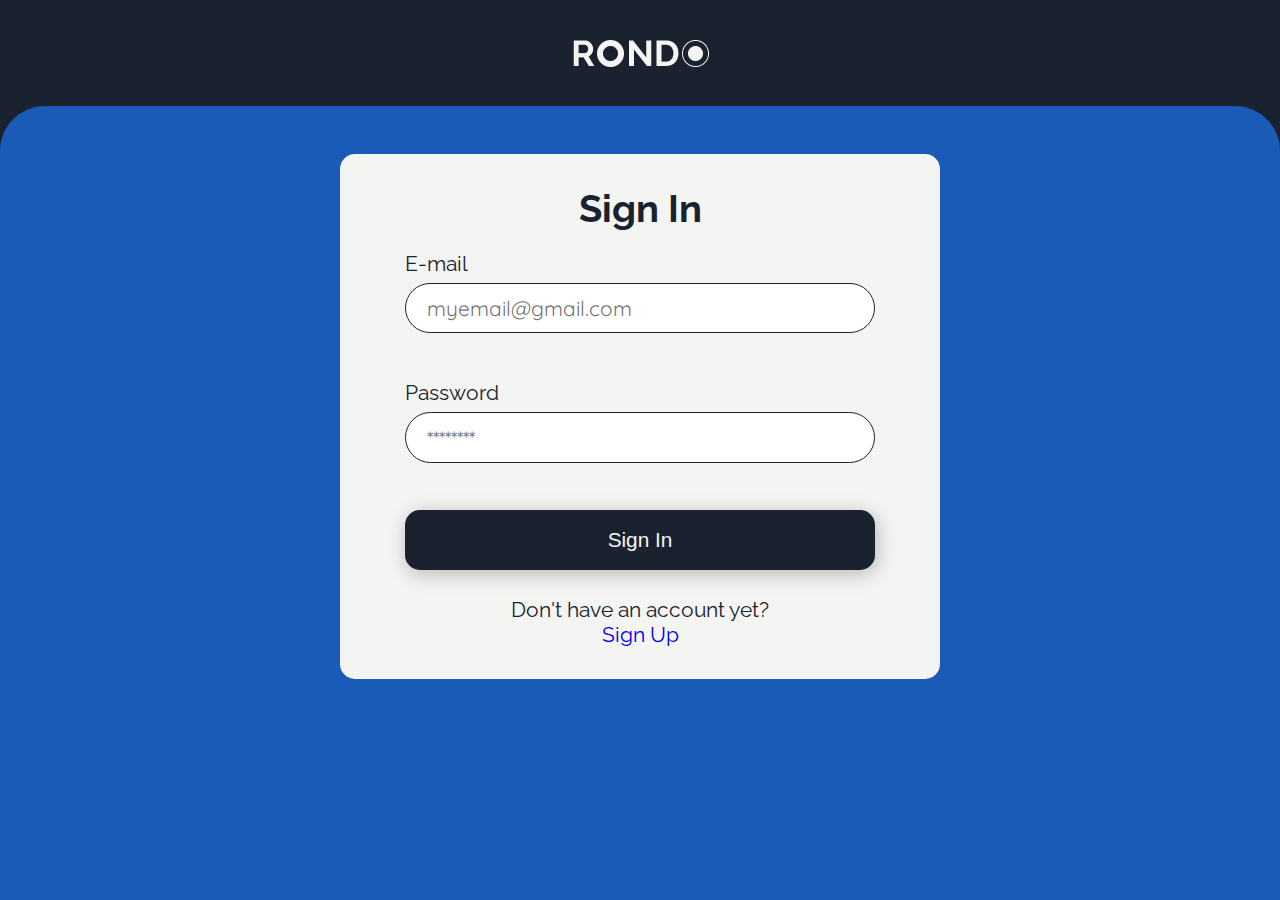
<file: index.html>
<!DOCTYPE html>
<html lang="en">
  <head>
    <meta charset="UTF-8" />
    <meta http-equiv="X-UA-Compatible" content="IE=edge" />
    <meta name="viewport" content="width=device-width, initial-scale=1.0" />

    <link
      rel="icon"
      type="image/png"
      sizes="32x32"
      href="/assets/favicon-32.png"
    />

    <link rel="stylesheet" href="/style.css" />

    <title>RONDO | Sign In</title>
  </head>
  <body>
    <header>
      <img class="logo" src="/assets/logo.png" alt="rondo logo" />
    </header>

    <section class="user-form">
      <div>
        <span>Sign In</span>

        <form id="form" action="#">
          <div class="form-email">
            <label for="email">E-mail</label>
            <input
              id="email"
              type="email"
              name="email"
              placeholder="myemail@gmail.com"
            />
            <p id="display-email" class="display-text error"></p>
          </div>

          <div class="form-password">
            <label for="password">Password</label>
            <input
              id="password"
              type="password"
              name="password"
              placeholder="********"
            />
            <p id="display-password" class="display-text error"></p>
          </div>

          <div class="form-button">
            <button type="submit">Sign In</button>
            <p id="display-signin" class="display-text text-center error"></p>
          </div>
        </form>

        <div class="text-center">
          <p>Don't have an account yet?</p>
          <a href="/signup/index.html">Sign Up</a>
        </div>
      </div>
    </section>

    <script defer type="module" src="/app.js"></script>
  </body>
</html>
</file>
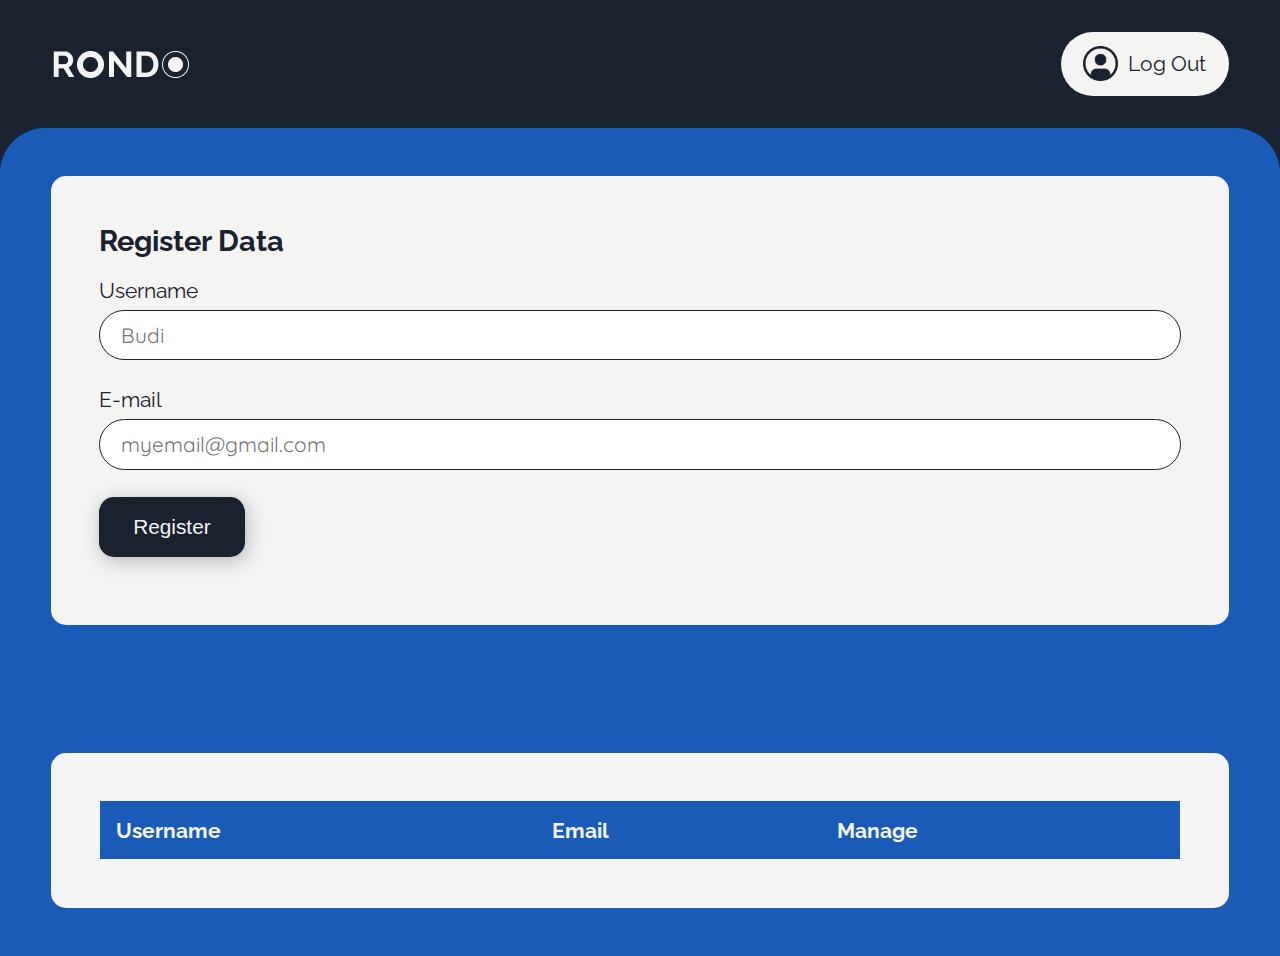
<file: dashboard/index.html>
<!DOCTYPE html>
<html lang="en">
  <head>
    <meta charset="UTF-8" />
    <meta http-equiv="X-UA-Compatible" content="IE=edge" />
    <meta name="viewport" content="width=device-width, initial-scale=1.0" />

    <link
      rel="icon"
      type="image/png"
      sizes="32x32"
      href="/assets/favicon-32.png"
    />

    <link rel="stylesheet" href="/style.css" />

    <title>RONDO | Dashboard</title>
  </head>
  <body>
    <header class="homepage-header">
      <img class="logo" src="/assets/logo.png" alt="rondo logo" />
      <p id="header-welcome" class="text-center"></p>
      <a id="user-logout" href="/index.html">
        <img src="/assets/icon-account.png" alt="icon log out">
        <p>Log Out</p>
      </a>
    </header>

    <section class="homepage-register">
      <div>
        <span>Register Data</span>

        <form id="form" class="register-form" action="#">
          <div class="form-username">
            <label for="username">Username</label>
            <input
              id="username"
              type="text"
              name="username"
              placeholder="Budi"
            />
            <p id="display-username" class="display-text error"></p>
          </div>

          <div class="form-email">
            <label for="email">E-mail</label>
            <input
              id="email"
              type="email"
              name="email"
              placeholder="myemail@gmail.com"
            />
            <p id="display-email" class="display-text error"></p>
          </div>

          <div class="form-button">
            <button type="submit">Register</button>
          </div>
        </form>

        <div>
          <p id="display-register" class=""></p>
        </div>
      </div>
    </section>

    <section class="homepage-table">
      <div>
        <table>
          <thead>
            <tr>
              <th>Username</th>
              <th>Email</th>
              <th>Manage</th>
            </tr>
          </thead>
          <tbody></tbody>
        </table>
      </div>
    </section>

    <script defer type="module" src="/dashboard/dashboard.js"></script>
  </body>
</html>
</file>
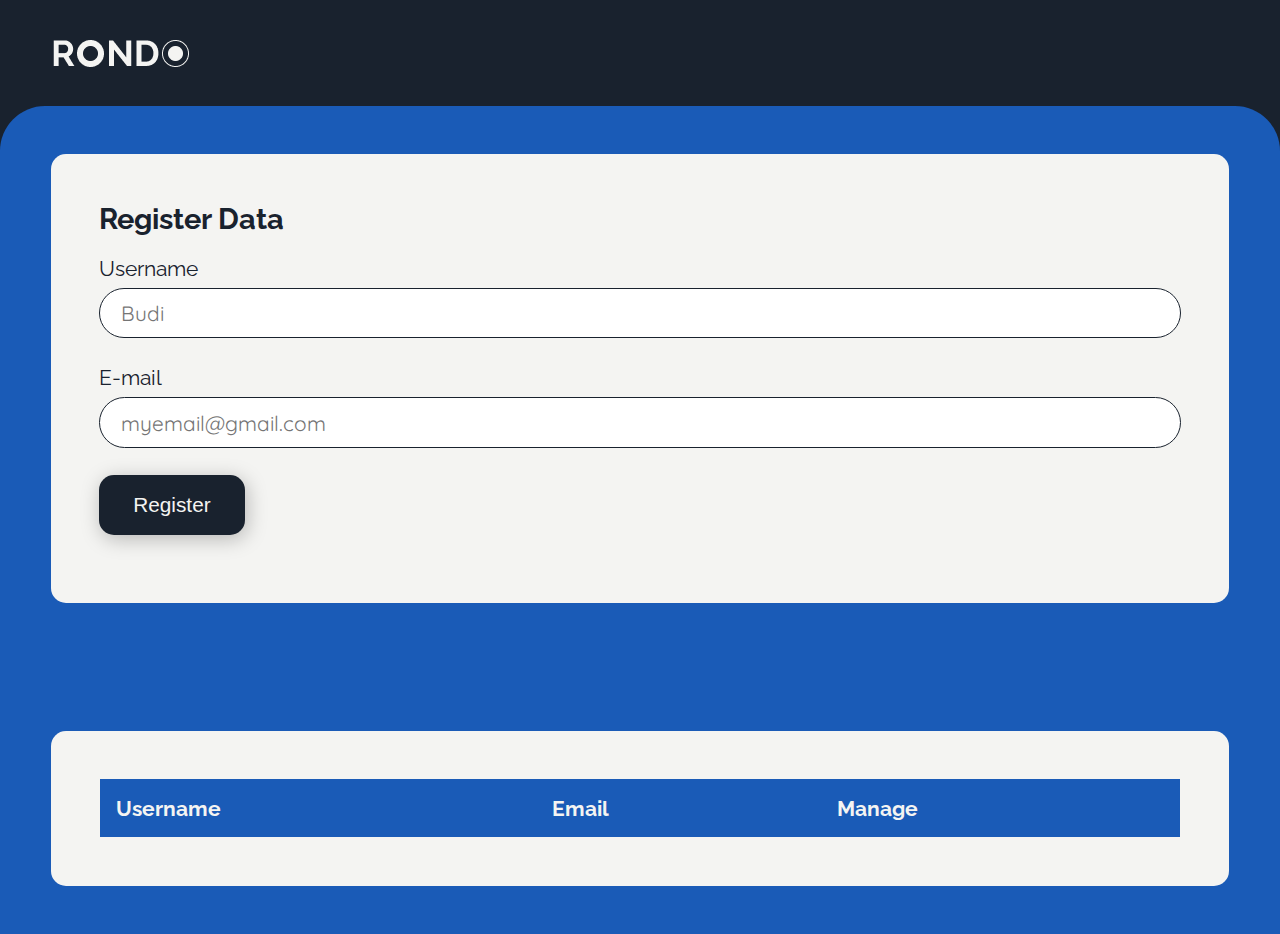
<file: homepage/index.html>
<!DOCTYPE html>
<html lang="en">
  <head>
    <meta charset="UTF-8" />
    <meta http-equiv="X-UA-Compatible" content="IE=edge" />
    <meta name="viewport" content="width=device-width, initial-scale=1.0" />

    <link
      rel="icon"
      type="image/png"
      sizes="32x32"
      href="/assets/favicon-32.png"
    />

    <link rel="stylesheet" href="/style.css" />

    <title>RONDO | Homepage</title>
  </head>
  <body>
    <header class="homepage-header">
      <img class="logo" src="/assets/logo.png" alt="rondo logo" />
      <p id="header-welcome"></p>
    </header>

    <section class="homepage-register">
      <div>
        <span>Register Data</span>

        <form id="form" class="register-form" action="#">
          <div class="form-username">
            <label for="username">Username</label>
            <input
              id="username"
              type="text"
              name="username"
              placeholder="Budi"
            />
            <p id="display-username" class="display-text error"></p>
          </div>

          <div class="form-email">
            <label for="email">E-mail</label>
            <input
              id="email"
              type="email"
              name="email"
              placeholder="myemail@gmail.com"
            />
            <p id="display-email" class="display-text error"></p>
          </div>

          <div class="form-button">
            <button type="submit">Register</button>
          </div>
        </form>

        <div>
          <p id="display-register" class=""></p>
        </div>
      </div>
    </section>

    <section class="homepage-table">
      <div>
        <table>
          <thead>
            <tr>
              <th>Username</th>
              <th>Email</th>
              <th>Manage</th>
            </tr>
          </thead>
          <tbody></tbody>
        </table>
      </div>
    </section>

    <script defer type="module" src="/homepage/homepage.js"></script>
  </body>
</html>
</file>
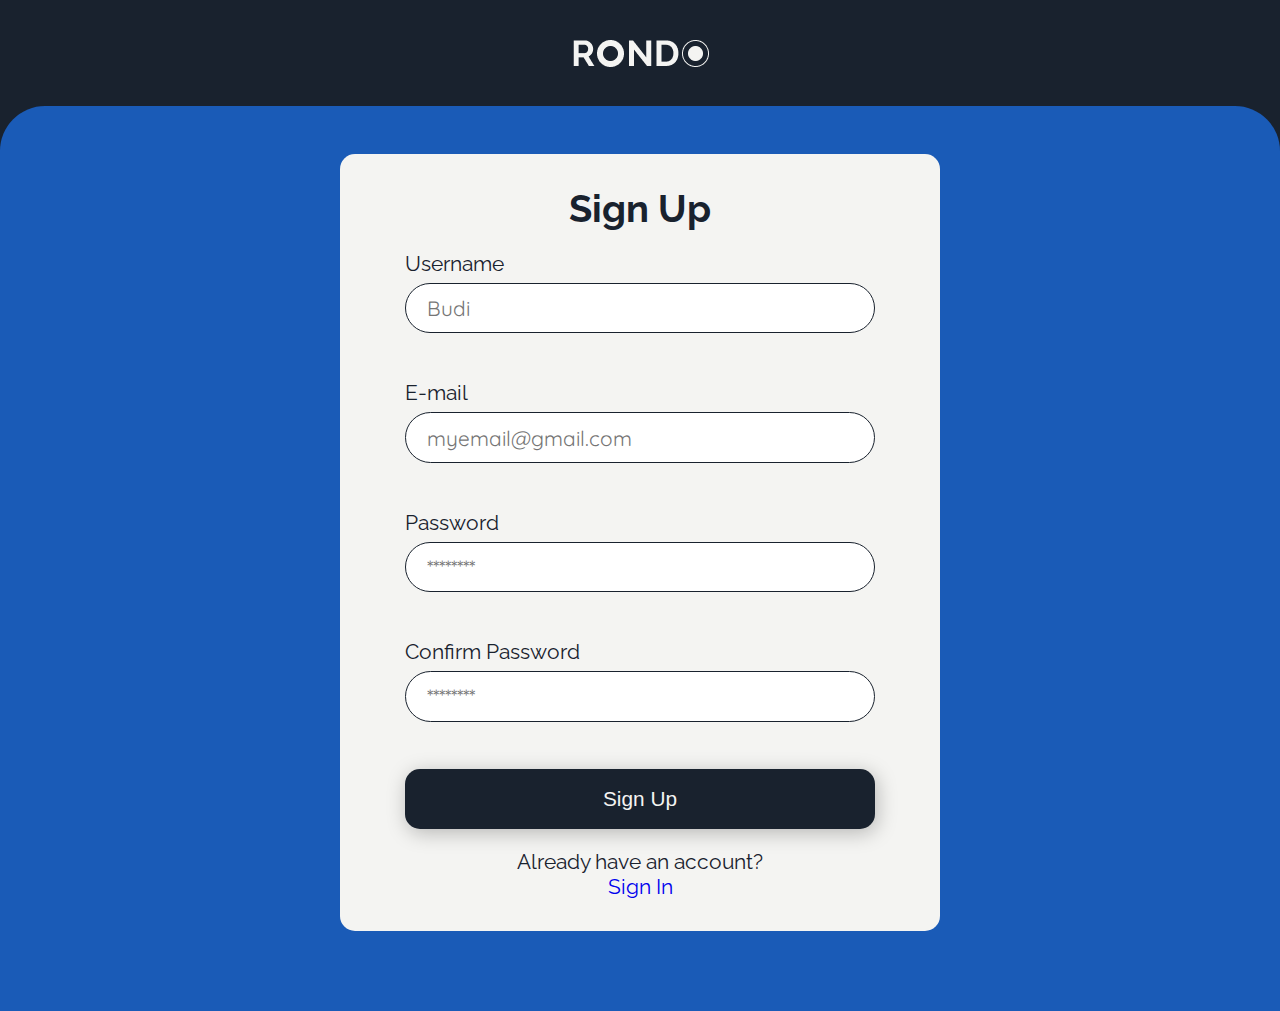
<file: signup/index.html>
<!DOCTYPE html>
<html lang="en">
  <head>
    <meta charset="UTF-8" />
    <meta http-equiv="X-UA-Compatible" content="IE=edge" />
    <meta name="viewport" content="width=device-width, initial-scale=1.0" />

    <link
      rel="icon"
      type="image/png"
      sizes="32x32"
      href="/assets/favicon-32.png"
    />

    <link rel="stylesheet" href="/style.css" />

    <title>RONDO | Sign Up</title>
  </head>
  <body>
    <header>
      <img class="logo" src="/assets/logo.png" alt="rondo logo" />
    </header>

    <section class="user-form">
      <div>
        <span>Sign Up</span>

        <form id="form" action="#">
          <div class="form-username">
            <label for="username">Username</label>
            <input
              id="username"
              type="text"
              name="username"
              placeholder="Budi"
            />
            <p id="display-username" class="display-text error"></p>
          </div>

          <div class="form-email">
            <label for="email">E-mail</label>
            <input
              id="email"
              type="email"
              name="email"
              placeholder="myemail@gmail.com"
            />
            <p id="display-email" class="display-text error"></p>
          </div>

          <div class="form-password">
            <label for="password">Password</label>
            <input
              id="password"
              type="password"
              name="password"
              placeholder="********"
            />
            <p id="display-password" class="display-text error"></p>
          </div>

          <div class="form-password">
            <label for="confirmPassword">Confirm Password</label>
            <input
              id="confirmPassword"
              type="password"
              name="confirmPassword"
              placeholder="********"
            />
            <p id="display-confirmPassword" class="display-text error"></p>
          </div>

          <div class="form-button">
            <button type="submit">Sign Up</button>
          </div>
        </form>

        <div class="text-center">
          <p>Already have an account?</p>
          <a href="/index.html">Sign In</a>
        </div>
      </div>
    </section>

    <script defer type="module" src="/signup/signup.js"></script>
  </body>
</html>
</file>
<file: style.css>
/* 
  -----------------------------------------------------------------------------
    GLOBAL
  -----------------------------------------------------------------------------
*/
@import url("https://fonts.googleapis.com/css2?family=Quicksand&family=Raleway:wght@400;700&display=swap");

:root {
  --global-leftright-padding: 4%;

  --font-size-xl: 2.4rem;
  --font-size-l: 1.8rem;
  --font-size-m: 1.3rem;

  --font-weight-medium: 400;
  --font-weight-bold: 700;

  --color-white: #f4f4f2;
  --color-blue: #1a5bb7;
  --color-very-dark-blue: #19222e;
}

html {
  box-sizing: border-box;
}

*,
*:before,
*:after {
  margin: 0;
  box-sizing: inherit;
}

body {
  font-family: "Raleway", "Segoe UI", sans-serif;
  overflow-x: hidden;
  background-color: var(--color-blue);
}

/* 
  -----------------------------------------------------------------------------
    HEADER
  -----------------------------------------------------------------------------
*/
header {
  padding: 5rem var(--global-leftright-padding);
  padding-top: 2rem;
  display: flex;
  align-items: center;
  justify-content: center;
  width: 100%;
  color: var(--color-white);
  background-color: var(--color-very-dark-blue);
}

/* 
  -----------------------------------------------------------------------------
    FORM
  -----------------------------------------------------------------------------
*/
.user-form {
  padding: 3rem var(--global-leftright-padding);
  padding-bottom: 5rem;
  margin-top: -3rem;
  display: flex;
  flex-direction: column;
  align-items: center;
  gap: 8px;
  font-size: var(--font-size-m);
  border-radius: 45px 45px 0px 0px;
  background: var(--color-blue);
  color: var(--color-very-dark-blue);
}

.user-form > div {
  width: clamp(350px, 50vw, 600px);
  padding: 2rem 4rem;
  display: flex;
  flex-direction: column;
  align-items: center;
  gap: 20px;
  border-radius: 15px;
  background-color: var(--color-white);
}

.user-form > div > span {
  font-weight: var(--font-weight-bold);
  font-size: var(--font-size-xl);
}

.user-form form {
  display: flex;
  flex-direction: column;
  align-items: center;
  gap: 40px;
}

.user-form form > div {
  display: flex;
  flex-direction: column;
  align-items: center;
  gap: 7px;
}

.user-form form > div > label {
  width: 100%;
  font-weight: var(--font-weight-medium);
}

.user-form form > div > input {
  width: clamp(320px, 45vw, 470px);
  padding: 0.7rem 1.3rem;
  font-size: var(--font-size-body);
  font-family: "Quicksand", "Segoe UI", sans-serif;
  border: 1px solid var(--color-very-dark-blue);
  border-radius: 50px;
}

.user-form form > div > input:focus {
  outline: 0;
}

.user-form form > .form-button {
  width: 100%;
}

.user-form form > .form-button button {
  width: 100%;
  padding: 1rem 2rem;
  font-size: var(--font-size-m);
  border-radius: 15px;
  border-color: transparent;
  box-shadow: 2px 4px 20px rgba(0, 0, 0, 0.25);
  cursor: pointer;
  background-color: var(--color-very-dark-blue);
  color: var(--color-white);
}

.display-text {
  width: 100%;
  font-size: var(--font-size-body);
}

.error {
  color: red;
}

.success {
  color: green;
}

.text-center {
  text-align: center;
}

/* 
  -----------------------------------------------------------------------------
    OPTIONAL LINK
  -----------------------------------------------------------------------------
*/

.text-center a {
  text-decoration: none;
}

/* 
  -----------------------------------------------------------------------------
    HOMEPAGE - HEADER
  -----------------------------------------------------------------------------
*/

.homepage-header {
  justify-content: space-between;
  gap: 30px;
}

.homepage-header > p {
  font-size: var(--font-size-l);
}

.homepage-header > a {
  padding: 0.9rem 1.4rem;
  display: flex;
  align-items: center;
  gap: 10px;
  text-decoration: none;
  border-radius: 50px;
  color: var(--color-very-dark-blue);
  background-color: var(--color-white);
}

.homepage-header > a img {
  object-fit: contain;
  width: 35px;
}

.homepage-header > a p {
  font-size: var(--font-size-m);
}

/* 
  -----------------------------------------------------------------------------
    HOMEPAGE - REGISTER
  -----------------------------------------------------------------------------
*/
.homepage-register {
  padding: 3rem var(--global-leftright-padding);
  padding-bottom: 5rem;
  margin-top: -3rem;
  display: flex;
  flex-direction: column;
  gap: 8px;
  font-size: var(--font-size-m);
  border-radius: 45px 45px 0px 0px;
  background: var(--color-blue);
  color: var(--color-very-dark-blue);
}

.homepage-register > div {
  padding: 3rem;
  display: flex;
  flex-direction: column;
  gap: 20px;
  border-radius: 15px;
  background-color: var(--color-white);
}

.homepage-register > div > span {
  font-weight: var(--font-weight-bold);
  font-size: var(--font-size-l);
}

.homepage-register form {
  display: flex;
  flex-direction: column;
  gap: 20px;
}

.homepage-register form > div {
  display: flex;
  flex-direction: column;
  gap: 7px;
}

.homepage-register form > div > label {
  font-weight: var(--font-weight-medium);
}

.homepage-register form > div > input {
  /* width: clamp(320px, 45vw, 470px); */
  padding: 0.7rem 1.3rem;
  font-size: var(--font-size-body);
  font-family: "Quicksand", "Segoe UI", sans-serif;
  border: 1px solid var(--color-very-dark-blue);
  border-radius: 50px;
}

.homepage-register form > div > input:focus {
  outline: 0;
}

.homepage-register form > .form-button {
  width: fit-content;
}

.homepage-register form > .form-button button {
  width: 100%;
  padding: 1rem 2rem;
  font-size: var(--font-size-m);
  border-radius: 15px;
  border-color: transparent;
  box-shadow: 2px 4px 20px rgba(0, 0, 0, 0.25);
  cursor: pointer;
  background-color: var(--color-very-dark-blue);
  color: var(--color-white);
}

/* 
  -----------------------------------------------------------------------------
    HOMEPAGE - TABLE
  -----------------------------------------------------------------------------
*/

.homepage-table {
  padding: 3rem var(--global-leftright-padding);
  font-size: var(--font-size-m);
  color: var(--color-very-dark-blue);
}

.homepage-table > div {
  padding: 3rem;
  border-radius: 15px;
  background-color: var(--color-white);
}

.homepage-table table {
  width: 100%;
  border-collapse: collapse;
}

.homepage-table table tr:nth-child(odd) {
  background-color: var(--color-white);
}

.homepage-table table tr:nth-child(even) {
  background-color: #e2e2e2;
}

.homepage-table table td,
.homepage-table table th {
  border: 1px solid transparent;
  padding: 1rem;
}

.homepage-table table th {
  text-align: left;
  background-color: var(--color-blue);
  color: var(--color-white);
}

.homepage-table table tr td:nth-child(3) {
  display: flex;
  flex-wrap: wrap;
  justify-content: center;
  border-color: transparent;
}

.homepage-table button {
  margin: 0.2rem;
  padding: 0.7rem 1.5rem;
  font-size: var(--font-size-body);
  cursor: pointer;
  border: 1px solid transparent;
  border-radius: 10px;
  color: var(--color-white);
}

.edit {
  background-color: var(--color-very-dark-blue);
}

.delete {
  background-color: rgb(221, 4, 4);
}
</file>
